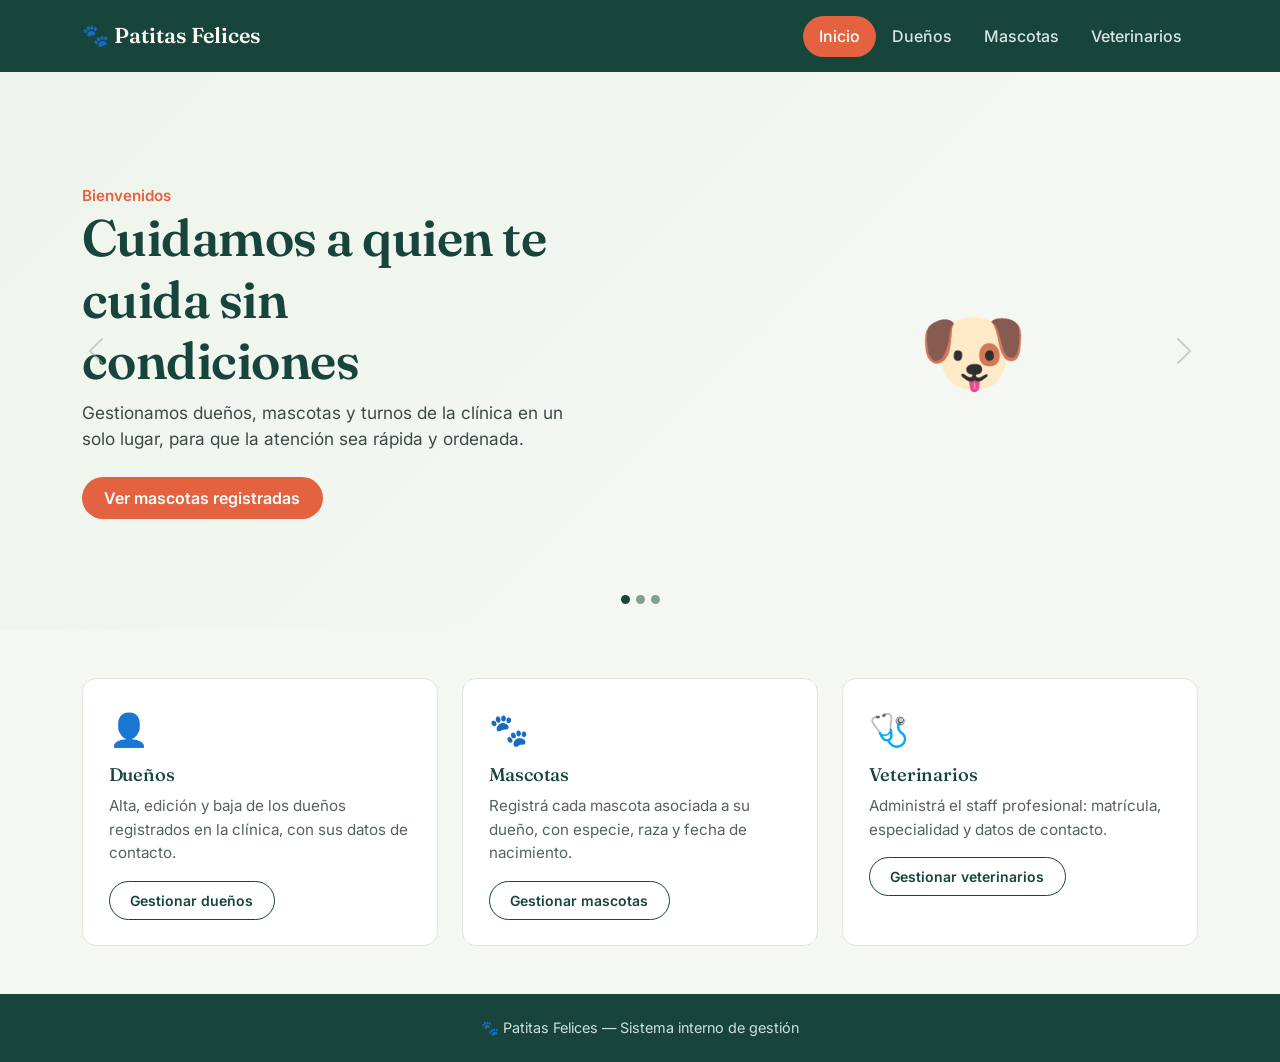
<file: frontend/index.html>
<!DOCTYPE html>
<html lang="es-AR">
<head>
    <meta charset="UTF-8">
    <meta name="viewport" content="width=device-width, initial-scale=1.0">
    <title>Patitas Felices — Clínica Veterinaria</title>

    <link href="https://cdn.jsdelivr.net/npm/bootstrap@5.3.3/dist/css/bootstrap.min.css" rel="stylesheet">
    <link href="estilo.css" rel="stylesheet">
</head>
<body>

<!-- ===== Navbar ===== -->
<nav class="navbar navbar-expand-lg pf-navbar">
    <div class="container">
        <a class="navbar-brand" href="index.html">🐾 Patitas Felices</a>
        <button class="navbar-toggler" type="button" data-bs-toggle="collapse" data-bs-target="#pfNav">
            <span class="navbar-toggler-icon"></span>
        </button>
        <div class="collapse navbar-collapse" id="pfNav">
            <ul class="navbar-nav ms-auto">
                <li class="nav-item"><a class="nav-link active" href="index.html">Inicio</a></li>
                <li class="nav-item"><a class="nav-link" href="duenios.html">Dueños</a></li>
                <li class="nav-item"><a class="nav-link" href="mascotas.html">Mascotas</a></li>
                <li class="nav-item"><a class="nav-link" href="veterinarios.html">Veterinarios</a></li>
            </ul>
        </div>
    </div>
</nav>

<!-- ===== Carrusel ===== -->
<div id="carruselHome" class="carousel slide" data-bs-ride="carousel">
    <div class="carousel-indicators">
        <button type="button" data-bs-target="#carruselHome" data-bs-slide-to="0" class="active"></button>
        <button type="button" data-bs-target="#carruselHome" data-bs-slide-to="1"></button>
        <button type="button" data-bs-target="#carruselHome" data-bs-slide-to="2"></button>
    </div>
    <div class="carousel-inner">

        <div class="carousel-item active">
            <div class="pf-hero-slide pf-slide-1">
                <div class="container">
                    <div class="row align-items-center">
                        <div class="col-lg-7">
                            <div class="eyebrow">Bienvenidos</div>
                            <h1>Cuidamos a quien te cuida sin condiciones</h1>
                            <p>Gestionamos dueños, mascotas y turnos de la clínica en un solo lugar, para que la atención sea rápida y ordenada.</p>
                            <a href="mascotas.html" class="btn btn-pf-primario mt-2">Ver mascotas registradas</a>
                        </div>
                        <div class="col-lg-5 text-center d-none d-lg-block">
                            <span class="pf-pata">🐶</span>
                        </div>
                    </div>
                </div>
            </div>
        </div>

        <div class="carousel-item">
            <div class="pf-hero-slide pf-slide-2">
                <div class="container">
                    <div class="row align-items-center">
                        <div class="col-lg-7">
                            <div class="eyebrow">Nuestro equipo</div>
                            <h1>Veterinarios con especialidades para cada consulta</h1>
                            <p>Desde clínica general hasta cirugía: asigná cada turno al profesional correcto según su especialidad y matrícula.</p>
                            <a href="veterinarios.html" class="btn btn-pf-primario mt-2">Ver veterinarios</a>
                        </div>
                        <div class="col-lg-5 text-center d-none d-lg-block">
                            <span class="pf-pata">🩺</span>
                        </div>
                    </div>
                </div>
            </div>
        </div>

        <div class="carousel-item">
            <div class="pf-hero-slide pf-slide-3">
                <div class="container">
                    <div class="row align-items-center">
                        <div class="col-lg-7">
                            <div class="eyebrow">Historia clínica</div>
                            <h1>Cada dueño, con sus mascotas siempre a mano</h1>
                            <p>Registrá nuevos dueños y consultá sus datos de contacto en segundos, sin planillas sueltas.</p>
                            <a href="duenios.html" class="btn btn-pf-primario mt-2">Ver dueños</a>
                        </div>
                        <div class="col-lg-5 text-center d-none d-lg-block">
                            <span class="pf-pata">🐾</span>
                        </div>
                    </div>
                </div>
            </div>
        </div>

    </div>
    <button class="carousel-control-prev" type="button" data-bs-target="#carruselHome" data-bs-slide="prev">
        <span class="carousel-control-prev-icon"></span>
    </button>
    <button class="carousel-control-next" type="button" data-bs-target="#carruselHome" data-bs-slide="next">
        <span class="carousel-control-next-icon"></span>
    </button>
</div>

<!-- ===== Accesos rápidos ===== -->
<div class="container my-5">
    <div class="row g-4">
        <div class="col-md-4">
            <div class="pf-servicio">
                <div class="icono">👤</div>
                <h3>Dueños</h3>
                <p>Alta, edición y baja de los dueños registrados en la clínica, con sus datos de contacto.</p>
                <a href="duenios.html" class="btn btn-pf-secundario btn-sm mt-3">Gestionar dueños</a>
            </div>
        </div>
        <div class="col-md-4">
            <div class="pf-servicio">
                <div class="icono">🐾</div>
                <h3>Mascotas</h3>
                <p>Registrá cada mascota asociada a su dueño, con especie, raza y fecha de nacimiento.</p>
                <a href="mascotas.html" class="btn btn-pf-secundario btn-sm mt-3">Gestionar mascotas</a>
            </div>
        </div>
        <div class="col-md-4">
            <div class="pf-servicio">
                <div class="icono">🩺</div>
                <h3>Veterinarios</h3>
                <p>Administrá el staff profesional: matrícula, especialidad y datos de contacto.</p>
                <a href="veterinarios.html" class="btn btn-pf-secundario btn-sm mt-3">Gestionar veterinarios</a>
            </div>
        </div>
    </div>
</div>

<footer class="pf-footer">
    <div class="container text-center">
        🐾 Patitas Felices — Sistema interno de gestión
    </div>
</footer>

<script src="https://cdn.jsdelivr.net/npm/bootstrap@5.3.3/dist/js/bootstrap.bundle.min.js"></script>
</body>
</html>
</file>
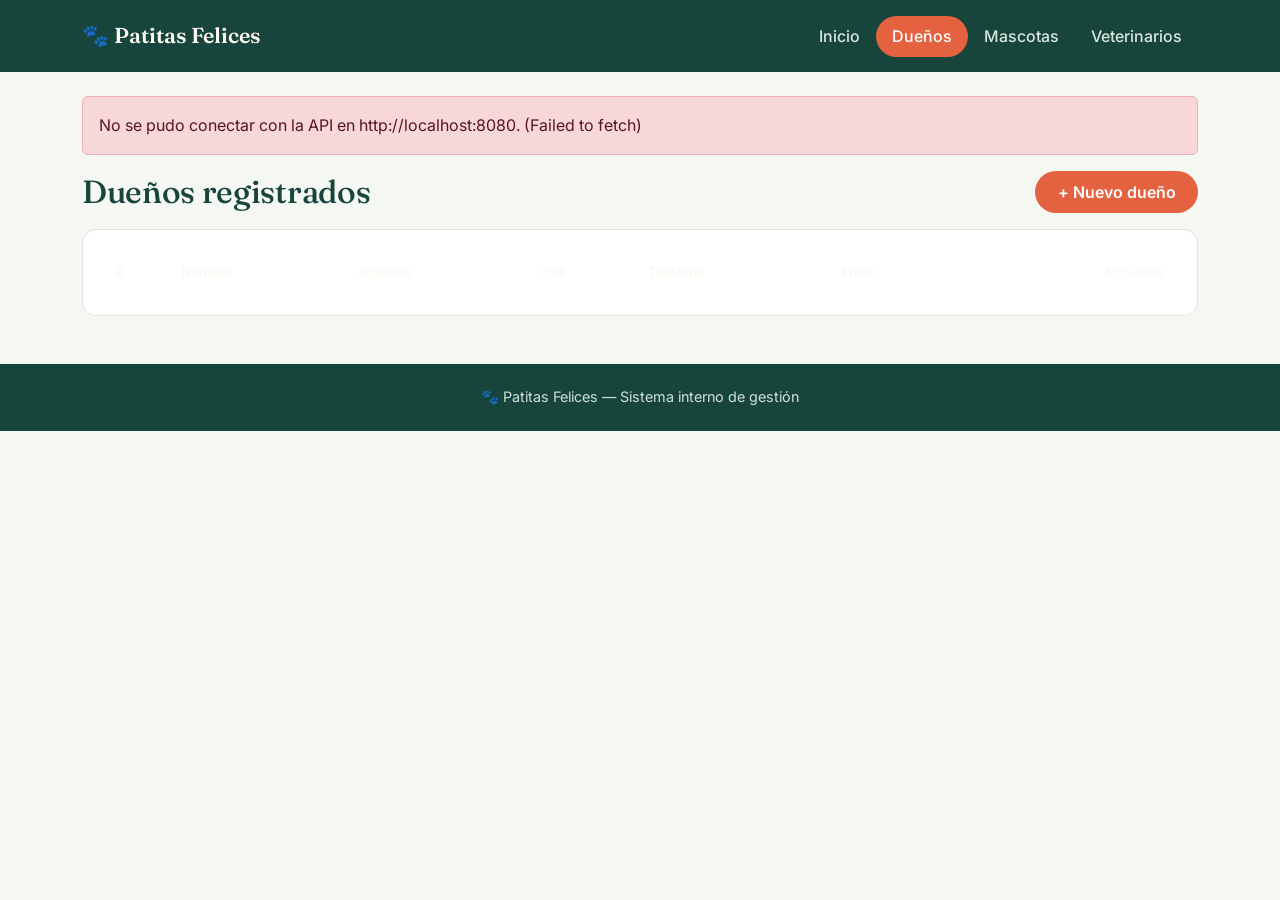
<file: frontend/Duenios.html>
<!DOCTYPE html>
<html lang="es-AR">
<head>
    <meta charset="UTF-8">
    <meta name="viewport" content="width=device-width, initial-scale=1.0">
    <title>Dueños — Patitas Felices</title>

    <link href="https://cdn.jsdelivr.net/npm/bootstrap@5.3.3/dist/css/bootstrap.min.css" rel="stylesheet">
    <link href="estilo.css" rel="stylesheet">
</head>
<body>

<!-- ===== Navbar ===== -->
<nav class="navbar navbar-expand-lg pf-navbar">
    <div class="container">
        <a class="navbar-brand" href="index.html">🐾 Patitas Felices</a>
        <button class="navbar-toggler" type="button" data-bs-toggle="collapse" data-bs-target="#pfNav">
            <span class="navbar-toggler-icon"></span>
        </button>
        <div class="collapse navbar-collapse" id="pfNav">
            <ul class="navbar-nav ms-auto">
                <li class="nav-item"><a class="nav-link" href="index.html">Inicio</a></li>
                <li class="nav-item"><a class="nav-link active" href="duenios.html">Dueños</a></li>
                <li class="nav-item"><a class="nav-link" href="mascotas.html">Mascotas</a></li>
                <li class="nav-item"><a class="nav-link" href="veterinarios.html">Veterinarios</a></li>
            </ul>
        </div>
    </div>
</nav>

<div class="container my-4">

    <div id="alerta" class="alert d-none" role="alert"></div>

    <div class="d-flex justify-content-between align-items-center mb-3">
        <h2 class="m-0">Dueños registrados</h2>
        <button type="button" class="btn btn-pf-primario" data-bs-toggle="modal" data-bs-target="#modalDuenio" onclick="abrirParaCrear()">
            + Nuevo dueño
        </button>
    </div>

    <div class="pf-panel">
        <div class="table-responsive">
            <table class="table table-hover align-middle mb-0">
                <thead>
                <tr>
                    <th>#</th>
                    <th>Nombre</th>
                    <th>Apellido</th>
                    <th>DNI</th>
                    <th>Teléfono</th>
                    <th>Email</th>
                    <th class="text-end">Acciones</th>
                </tr>
                </thead>
                <tbody id="tablaDuenios"></tbody>
            </table>
        </div>
        <p id="sinDatos" class="text-muted mt-3 mb-0 d-none">No hay dueños registrados todavía.</p>
    </div>
</div>

<!-- ===== Modal alta/edición ===== -->
<div class="modal fade" id="modalDuenio" tabindex="-1" aria-hidden="true">
    <div class="modal-dialog">
        <div class="modal-content">
            <form id="formDuenio">
                <div class="modal-header">
                    <h5 class="modal-title" id="tituloModal">Registrar nuevo dueño</h5>
                    <button type="button" class="btn-close" data-bs-dismiss="modal"></button>
                </div>
                <div class="modal-body">
                    <div id="errorForm" class="alert alert-danger d-none" role="alert"></div>
                    <input type="hidden" id="duenioId">

                    <div class="mb-3">
                        <label class="form-label">Nombre</label>
                        <input type="text" class="form-control" id="nombre" required>
                    </div>
                    <div class="mb-3">
                        <label class="form-label">Apellido</label>
                        <input type="text" class="form-control" id="apellido" required>
                    </div>
                    <div class="mb-3">
                        <label class="form-label">DNI</label>
                        <input type="text" class="form-control" id="cedula" placeholder="Entre 7 y 8 dígitos" required>
                    </div>
                    <div class="mb-3">
                        <label class="form-label">Teléfono</label>
                        <input type="number" class="form-control" id="telefono">
                    </div>
                    <div class="mb-3">
                        <label class="form-label">Email</label>
                        <input type="email" class="form-control" id="email" required>
                    </div>
                </div>
                <div class="modal-footer">
                    <button type="button" class="btn btn-pf-secundario" data-bs-dismiss="modal">Cancelar</button>
                    <button type="submit" class="btn btn-pf-primario" id="btnGuardar">Guardar</button>
                </div>
            </form>
        </div>
    </div>
</div>

<footer class="pf-footer">
    <div class="container text-center">🐾 Patitas Felices — Sistema interno de gestión</div>
</footer>

<script src="https://cdn.jsdelivr.net/npm/bootstrap@5.3.3/dist/js/bootstrap.bundle.min.js"></script>
<script>
    const API_BASE = "http://localhost:8080";
    const URL_DUENIOS = API_BASE + "/api/duenio";

    const tabla = document.getElementById("tablaDuenios");
    const sinDatos = document.getElementById("sinDatos");
    const alerta = document.getElementById("alerta");
    const errorForm = document.getElementById("errorForm");
    const form = document.getElementById("formDuenio");
    const modalEl = document.getElementById("modalDuenio");
    const modal = new bootstrap.Modal(modalEl);
    const tituloModal = document.getElementById("tituloModal");
    const btnGuardar = document.getElementById("btnGuardar");
    const campoId = document.getElementById("duenioId");

    function mostrarAlerta(mensaje, tipo) {
        alerta.textContent = mensaje;
        alerta.className = "alert alert-" + tipo;
    }

    function escapar(texto) {
        if (texto === null || texto === undefined) return "";
        return String(texto).replace(/&/g, "&amp;").replace(/</g, "&lt;").replace(/>/g, "&gt;");
    }

    async function cargarDuenios() {
        try {
            const respuesta = await fetch(URL_DUENIOS);
            if (!respuesta.ok) throw new Error("El servidor respondió " + respuesta.status);
            pintarTabla(await respuesta.json());
        } catch (error) {
            mostrarAlerta("No se pudo conectar con la API en " + API_BASE + ". (" + error.message + ")", "danger");
        }
    }

    function pintarTabla(duenios) {
        tabla.innerHTML = "";
        if (!duenios || duenios.length === 0) {
            sinDatos.classList.remove("d-none");
            return;
        }
        sinDatos.classList.add("d-none");
        duenios.forEach(d => {
            const fila = document.createElement("tr");
            fila.innerHTML =
                "<td>" + (d.id ?? "") + "</td>" +
                "<td>" + escapar(d.nombre) + "</td>" +
                "<td>" + escapar(d.apellido) + "</td>" +
                "<td>" + escapar(d.cedula) + "</td>" +
                "<td>" + (d.telefono ?? "") + "</td>" +
                "<td>" + escapar(d.email) + "</td>" +
                "<td class='text-end'>" +
                "  <button class='btn btn-pf-editar me-1' onclick='abrirParaEditar(" + d.id + ")'>Editar</button>" +
                "  <button class='btn btn-pf-eliminar' onclick='eliminarDuenio(" + d.id + ")'>Eliminar</button>" +
                "</td>";
            tabla.appendChild(fila);
        });
    }

    function abrirParaCrear() {
        form.reset();
        campoId.value = "";
        tituloModal.textContent = "Registrar nuevo dueño";
        btnGuardar.textContent = "Guardar";
        errorForm.classList.add("d-none");
    }

    async function abrirParaEditar(id) {
        try {
            const respuesta = await fetch(URL_DUENIOS + "/" + id);
            if (!respuesta.ok) throw new Error("No se pudo obtener el dueño");
            const d = await respuesta.json();

            campoId.value = d.id;
            document.getElementById("nombre").value = d.nombre ?? "";
            document.getElementById("apellido").value = d.apellido ?? "";
            document.getElementById("cedula").value = d.cedula ?? "";
            document.getElementById("telefono").value = d.telefono ?? "";
            document.getElementById("email").value = d.email ?? "";

            tituloModal.textContent = "Editar dueño";
            btnGuardar.textContent = "Guardar cambios";
            errorForm.classList.add("d-none");
            modal.show();
        } catch (error) {
            mostrarAlerta("No se pudo cargar el dueño para editar. (" + error.message + ")", "danger");
        }
    }

    async function eliminarDuenio(id) {
        if (!confirm("¿Eliminar este dueño? Esta acción no se puede deshacer.")) return;
        try {
            const respuesta = await fetch(URL_DUENIOS + "/" + id, { method: "DELETE" });
            if (respuesta.ok || respuesta.status === 204) {
                mostrarAlerta("Dueño eliminado correctamente.", "success");
                await cargarDuenios();
            } else {
                mostrarAlerta(await extraerMensajeError(respuesta), "danger");
            }
        } catch (error) {
            mostrarAlerta("Error de conexión al eliminar. (" + error.message + ")", "danger");
        }
    }

    form.addEventListener("submit", async (evento) => {
        evento.preventDefault();
        errorForm.classList.add("d-none");

        const telefonoValor = document.getElementById("telefono").value;
        const id = campoId.value;
        const cuerpo = {
            nombre: document.getElementById("nombre").value.trim(),
            apellido: document.getElementById("apellido").value.trim(),
            cedula: document.getElementById("cedula").value.trim(),
            telefono: telefonoValor ? Number(telefonoValor) : null,
            email: document.getElementById("email").value.trim()
        };

        try {
            const respuesta = await fetch(id ? URL_DUENIOS + "/" + id : URL_DUENIOS, {
                method: id ? "PUT" : "POST",
                headers: { "Content-Type": "application/json" },
                body: JSON.stringify(cuerpo)
            });

            if (respuesta.ok) {
                modal.hide();
                form.reset();
                mostrarAlerta(id ? "Dueño actualizado correctamente." : "Dueño creado correctamente.", "success");
                await cargarDuenios();
            } else {
                errorForm.textContent = await extraerMensajeError(respuesta);
                errorForm.classList.remove("d-none");
            }
        } catch (error) {
            errorForm.textContent = "Error de conexión con la API: " + error.message;
            errorForm.classList.remove("d-none");
        }
    });

    async function extraerMensajeError(respuesta) {
        const texto = await respuesta.text().catch(() => "");
        try {
            const cuerpo = JSON.parse(texto);
            if (cuerpo.message) return cuerpo.message;
            if (cuerpo.errors) return JSON.stringify(cuerpo.errors);
            return "Error " + respuesta.status + ": " + texto;
        } catch (e) {
            return texto || ("El servidor respondió con estado " + respuesta.status);
        }
    }

    document.addEventListener("DOMContentLoaded", cargarDuenios);
</script>
</body>
</html>
</file>
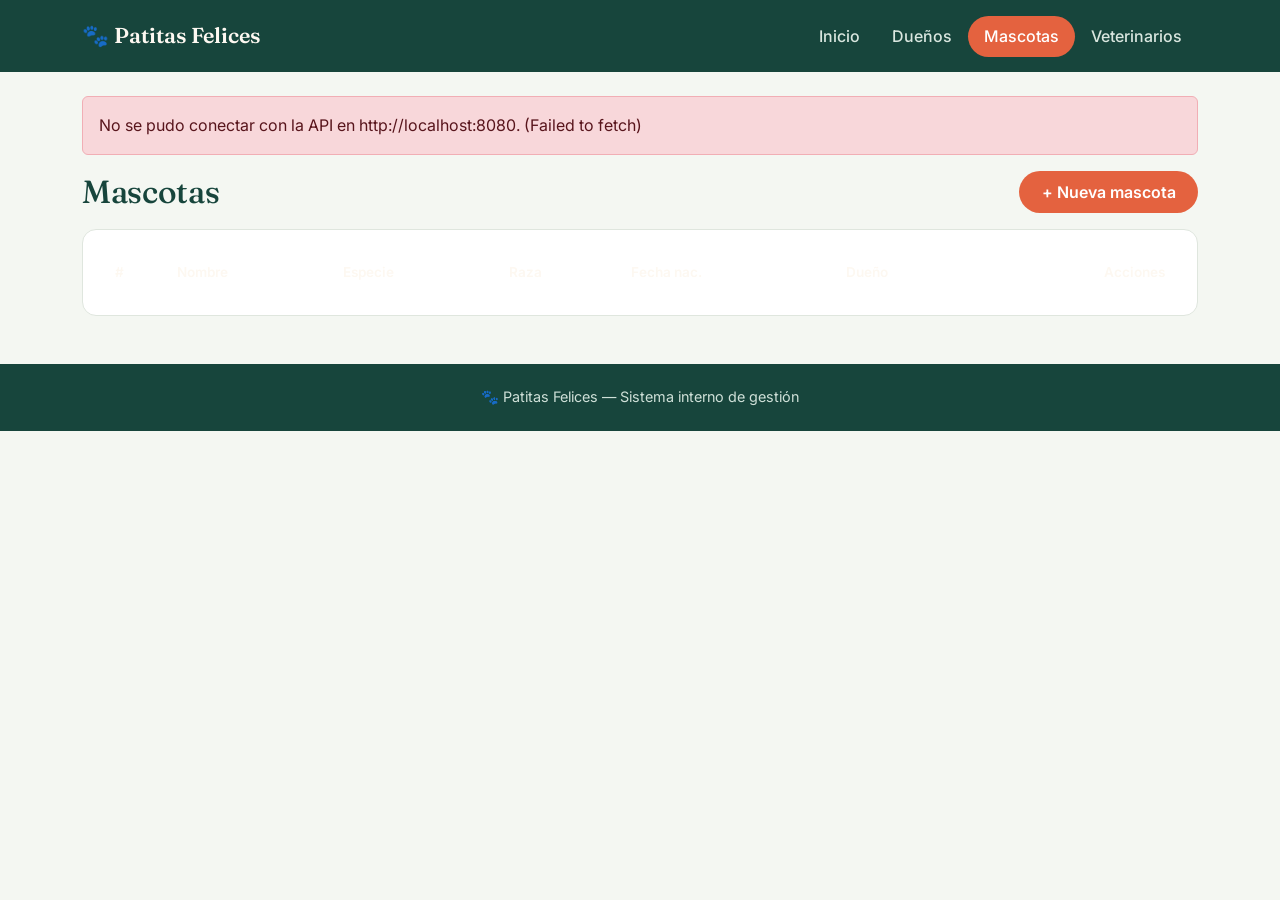
<file: frontend/Mascotas.html>
<!DOCTYPE html>
<html lang="es-AR">
<head>
    <meta charset="UTF-8">
    <meta name="viewport" content="width=device-width, initial-scale=1.0">
    <title>Mascotas — Patitas Felices</title>

    <link href="https://cdn.jsdelivr.net/npm/bootstrap@5.3.3/dist/css/bootstrap.min.css" rel="stylesheet">
    <link href="estilo.css" rel="stylesheet">
</head>
<body>

<nav class="navbar navbar-expand-lg pf-navbar">
    <div class="container">
        <a class="navbar-brand" href="index.html">🐾 Patitas Felices</a>
        <button class="navbar-toggler" type="button" data-bs-toggle="collapse" data-bs-target="#pfNav">
            <span class="navbar-toggler-icon"></span>
        </button>
        <div class="collapse navbar-collapse" id="pfNav">
            <ul class="navbar-nav ms-auto">
                <li class="nav-item"><a class="nav-link" href="index.html">Inicio</a></li>
                <li class="nav-item"><a class="nav-link" href="duenios.html">Dueños</a></li>
                <li class="nav-item"><a class="nav-link active" href="mascotas.html">Mascotas</a></li>
                <li class="nav-item"><a class="nav-link" href="veterinarios.html">Veterinarios</a></li>
            </ul>
        </div>
    </div>
</nav>

<div class="container my-4">

    <div id="alerta" class="alert d-none" role="alert"></div>

    <div class="d-flex justify-content-between align-items-center mb-3">
        <h2 class="m-0">Mascotas</h2>
        <button type="button" class="btn btn-pf-primario" data-bs-toggle="modal" data-bs-target="#modalMascota" onclick="abrirParaCrear()">
            + Nueva mascota
        </button>
    </div>

    <div class="pf-panel">
        <div class="table-responsive">
            <table class="table table-hover align-middle mb-0">
                <thead>
                <tr>
                    <th>#</th>
                    <th>Nombre</th>
                    <th>Especie</th>
                    <th>Raza</th>
                    <th>Fecha nac.</th>
                    <th>Dueño</th>
                    <th class="text-end">Acciones</th>
                </tr>
                </thead>
                <tbody id="tablaMascotas"></tbody>
            </table>
        </div>
        <p id="sinDatos" class="text-muted mt-3 mb-0 d-none">No hay mascotas registradas todavía.</p>
    </div>
</div>

<div class="modal fade" id="modalMascota" tabindex="-1" aria-hidden="true">
    <div class="modal-dialog">
        <div class="modal-content">
            <form id="formMascota">
                <div class="modal-header">
                    <h5 class="modal-title" id="tituloModal">Registrar nueva mascota</h5>
                    <button type="button" class="btn-close" data-bs-dismiss="modal"></button>
                </div>
                <div class="modal-body">
                    <div id="errorForm" class="alert alert-danger d-none" role="alert"></div>
                    <input type="hidden" id="mascotaId">

                    <div class="mb-3">
                        <label class="form-label">Nombre</label>
                        <input type="text" class="form-control" id="nombre" required>
                    </div>
                    <div class="mb-3">
                        <label class="form-label">Especie</label>
                        <input type="text" class="form-control" id="especie" placeholder="Perro, Gato, etc." required>
                    </div>
                    <div class="mb-3">
                        <label class="form-label">Raza</label>
                        <input type="text" class="form-control" id="raza">
                    </div>
                    <div class="mb-3">
                        <label class="form-label">Fecha de nacimiento</label>
                        <input type="date" class="form-control" id="fechaNacimiento">
                    </div>
                    <div class="mb-3">
                        <label class="form-label">Dueño</label>
                        <select class="form-select" id="idDuenio" required>
                            <option value="" disabled selected>Seleccioná un dueño...</option>
                        </select>
                    </div>
                </div>
                <div class="modal-footer">
                    <button type="button" class="btn btn-pf-secundario" data-bs-dismiss="modal">Cancelar</button>
                    <button type="submit" class="btn btn-pf-primario" id="btnGuardar">Guardar</button>
                </div>
            </form>
        </div>
    </div>
</div>

<footer class="pf-footer">
    <div class="container text-center">🐾 Patitas Felices — Sistema interno de gestión</div>
</footer>

<script src="https://cdn.jsdelivr.net/npm/bootstrap@5.3.3/dist/js/bootstrap.bundle.min.js"></script>
<script>
    const API_BASE = "http://localhost:8080";
    const URL_MASCOTAS = API_BASE + "/api/mascota";
    const URL_DUENIOS = API_BASE + "/api/duenio";

    const tabla = document.getElementById("tablaMascotas");
    const sinDatos = document.getElementById("sinDatos");
    const alerta = document.getElementById("alerta");
    const errorForm = document.getElementById("errorForm");
    const form = document.getElementById("formMascota");
    const modalEl = document.getElementById("modalMascota");
    const modal = new bootstrap.Modal(modalEl);
    const tituloModal = document.getElementById("tituloModal");
    const btnGuardar = document.getElementById("btnGuardar");
    const campoId = document.getElementById("mascotaId");
    const selectDuenio = document.getElementById("idDuenio");

    function mostrarAlerta(mensaje, tipo) {
        alerta.textContent = mensaje;
        alerta.className = "alert alert-" + tipo;
    }

    function escapar(texto) {
        if (texto === null || texto === undefined) return "";
        return String(texto).replace(/&/g, "&amp;").replace(/</g, "&lt;").replace(/>/g, "&gt;");
    }

    // ---- Carga el combo de dueños (para el <select>) ----
    async function cargarDuenosEnCombo() {
        try {
            const respuesta = await fetch(URL_DUENIOS);
            if (!respuesta.ok) throw new Error("No se pudieron cargar los dueños");
            const duenios = await respuesta.json();

            selectDuenio.innerHTML = '<option value="" disabled selected>Seleccioná un dueño...</option>';
            duenios.forEach(d => {
                const opcion = document.createElement("option");
                opcion.value = d.id;
                opcion.textContent = d.nombre + " " + d.apellido + " (DNI " + d.cedula + ")";
                selectDuenio.appendChild(opcion);
            });
        } catch (error) {
            mostrarAlerta("No se pudo cargar la lista de dueños para el combo. (" + error.message + ")", "danger");
        }
    }

    async function cargarMascotas() {
        try {
            const respuesta = await fetch(URL_MASCOTAS);
            if (!respuesta.ok) throw new Error("El servidor respondió " + respuesta.status);
            pintarTabla(await respuesta.json());
        } catch (error) {
            mostrarAlerta("No se pudo conectar con la API en " + API_BASE + ". (" + error.message + ")", "danger");
        }
    }

    function pintarTabla(mascotas) {
        tabla.innerHTML = "";
        if (!mascotas || mascotas.length === 0) {
            sinDatos.classList.remove("d-none");
            return;
        }
        sinDatos.classList.add("d-none");
        mascotas.forEach(m => {
            const fila = document.createElement("tr");
            fila.innerHTML =
                "<td>" + (m.id ?? "") + "</td>" +
                "<td>" + escapar(m.nombre) + "</td>" +
                "<td>" + escapar(m.especie) + "</td>" +
                "<td>" + escapar(m.raza) + "</td>" +
                "<td>" + (m.fechaNacimiento ?? "") + "</td>" +
                "<td>" + escapar(m.duenioNombre) + "</td>" +
                "<td class='text-end'>" +
                "  <button class='btn btn-pf-editar me-1' onclick='abrirParaEditar(" + m.id + ")'>Editar</button>" +
                "  <button class='btn btn-pf-eliminar' onclick='eliminarMascota(" + m.id + ")'>Eliminar</button>" +
                "</td>";
            tabla.appendChild(fila);
        });
    }

    function abrirParaCrear() {
        form.reset();
        campoId.value = "";
        selectDuenio.value = "";
        tituloModal.textContent = "Registrar nueva mascota";
        btnGuardar.textContent = "Guardar";
        errorForm.classList.add("d-none");
    }

    async function abrirParaEditar(id) {
        try {
            const respuesta = await fetch(URL_MASCOTAS + "/" + id);
            if (!respuesta.ok) throw new Error("No se pudo obtener la mascota");
            const m = await respuesta.json();

            campoId.value = m.id;
            document.getElementById("nombre").value = m.nombre ?? "";
            document.getElementById("especie").value = m.especie ?? "";
            document.getElementById("raza").value = m.raza ?? "";
            document.getElementById("fechaNacimiento").value = m.fechaNacimiento ?? "";
            selectDuenio.value = m.idDuenio ?? "";

            tituloModal.textContent = "Editar mascota";
            btnGuardar.textContent = "Guardar cambios";
            errorForm.classList.add("d-none");
            modal.show();
        } catch (error) {
            mostrarAlerta("No se pudo cargar la mascota para editar. (" + error.message + ")", "danger");
        }
    }

    async function eliminarMascota(id) {
        if (!confirm("¿Eliminar esta mascota? Esta acción no se puede deshacer.")) return;
        try {
            const respuesta = await fetch(URL_MASCOTAS + "/" + id, { method: "DELETE" });
            if (respuesta.ok || respuesta.status === 204) {
                mostrarAlerta("Mascota eliminada correctamente.", "success");
                await cargarMascotas();
            } else {
                mostrarAlerta(await extraerMensajeError(respuesta), "danger");
            }
        } catch (error) {
            mostrarAlerta("Error de conexión al eliminar. (" + error.message + ")", "danger");
        }
    }

    form.addEventListener("submit", async (evento) => {
        evento.preventDefault();
        errorForm.classList.add("d-none");

        const id = campoId.value;
        const fecha = document.getElementById("fechaNacimiento").value;
        const cuerpo = {
            nombre: document.getElementById("nombre").value.trim(),
            especie: document.getElementById("especie").value.trim(),
            raza: document.getElementById("raza").value.trim(),
            fechaNacimiento: fecha || null,
            idDuenio: selectDuenio.value ? Number(selectDuenio.value) : null
        };

        try {
            const respuesta = await fetch(id ? URL_MASCOTAS + "/" + id : URL_MASCOTAS, {
                method: id ? "PUT" : "POST",
                headers: { "Content-Type": "application/json" },
                body: JSON.stringify(cuerpo)
            });

            if (respuesta.ok) {
                modal.hide();
                form.reset();
                mostrarAlerta(id ? "Mascota actualizada correctamente." : "Mascota creada correctamente.", "success");
                await cargarMascotas();
            } else {
                errorForm.textContent = await extraerMensajeError(respuesta);
                errorForm.classList.remove("d-none");
            }
        } catch (error) {
            errorForm.textContent = "Error de conexión con la API: " + error.message;
            errorForm.classList.remove("d-none");
        }
    });

    async function extraerMensajeError(respuesta) {
    const texto = await respuesta.text().catch(() => "");
    try {
        const cuerpo = JSON.parse(texto);
        if (cuerpo.mensaje) return cuerpo.mensaje;
        if (cuerpo.message) return cuerpo.message;
        if (cuerpo.errors) return JSON.stringify(cuerpo.errors);
        return "Error " + respuesta.status + ": " + texto;
    } catch (e) {
        return texto || ("El servidor respondió con estado " + respuesta.status);
    }
}

    document.addEventListener("DOMContentLoaded", () => {
        cargarDuenosEnCombo();
        cargarMascotas();
    });
</script>
</body>
</html>
</file>
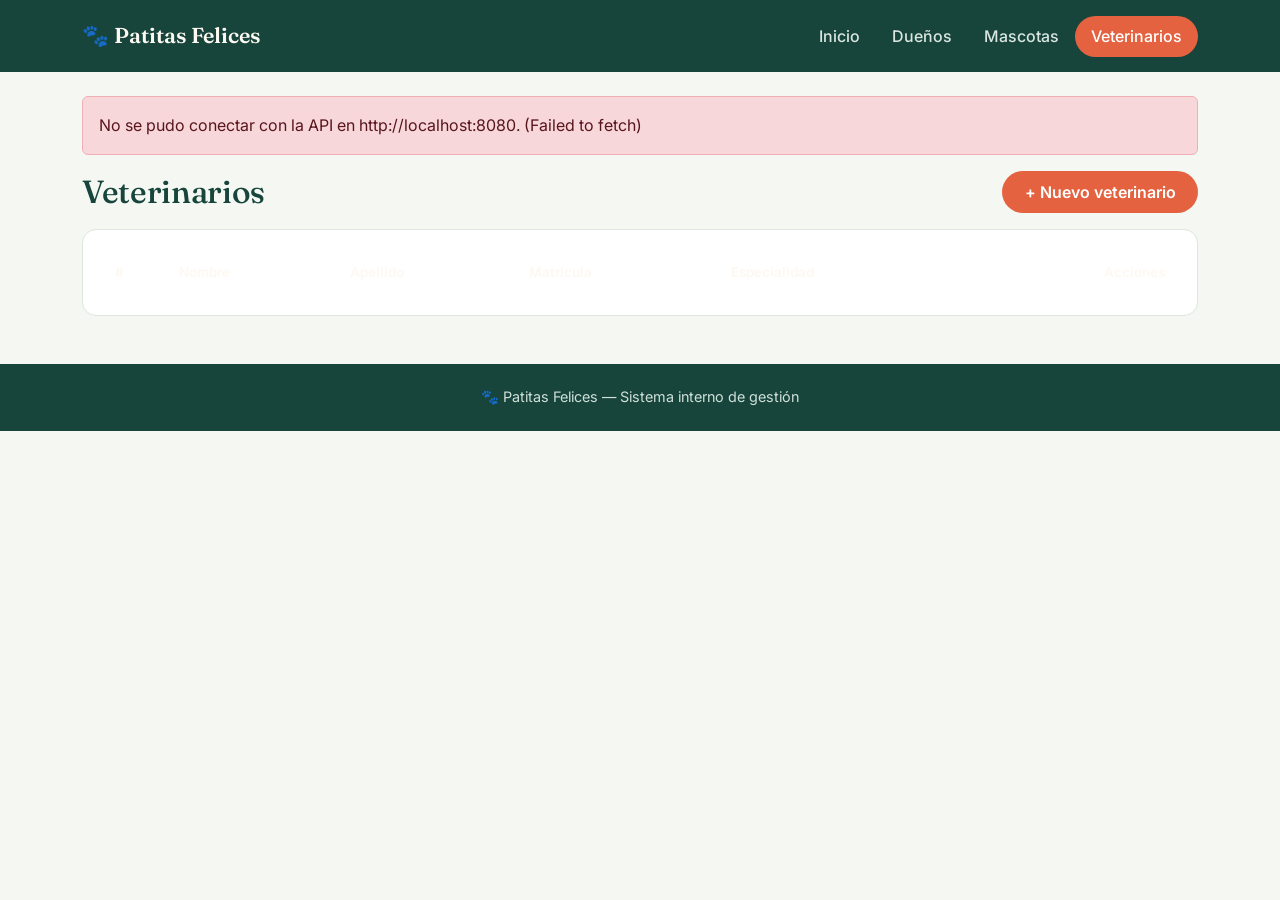
<file: frontend/Veterinarios.html>
<!DOCTYPE html>
<html lang="es-AR">
<head>
    <meta charset="UTF-8">
    <meta name="viewport" content="width=device-width, initial-scale=1.0">
    <title>Veterinarios — Patitas Felices</title>

    <link href="https://cdn.jsdelivr.net/npm/bootstrap@5.3.3/dist/css/bootstrap.min.css" rel="stylesheet">
    <link href="estilo.css" rel="stylesheet">
</head>
<body>

<nav class="navbar navbar-expand-lg pf-navbar">
    <div class="container">
        <a class="navbar-brand" href="index.html">🐾 Patitas Felices</a>
        <button class="navbar-toggler" type="button" data-bs-toggle="collapse" data-bs-target="#pfNav">
            <span class="navbar-toggler-icon"></span>
        </button>
        <div class="collapse navbar-collapse" id="pfNav">
            <ul class="navbar-nav ms-auto">
                <li class="nav-item"><a class="nav-link" href="index.html">Inicio</a></li>
                <li class="nav-item"><a class="nav-link" href="duenios.html">Dueños</a></li>
                <li class="nav-item"><a class="nav-link" href="mascotas.html">Mascotas</a></li>
                <li class="nav-item"><a class="nav-link active" href="veterinarios.html">Veterinarios</a></li>
            </ul>
        </div>
    </div>
</nav>

<div class="container my-4">

    <div id="alerta" class="alert d-none" role="alert"></div>

    <div class="d-flex justify-content-between align-items-center mb-3">
        <h2 class="m-0">Veterinarios</h2>
        <button type="button" class="btn btn-pf-primario" data-bs-toggle="modal" data-bs-target="#modalVeterinario" onclick="abrirParaCrear()">
            + Nuevo veterinario
        </button>
    </div>

    <div class="pf-panel">
        <div class="table-responsive">
            <table class="table table-hover align-middle mb-0">
                <thead>
                <tr>
                    <th>#</th>
                    <th>Nombre</th>
                    <th>Apellido</th>
                    <th>Matrícula</th>
                    <th>Especialidad</th>
                    <th class="text-end">Acciones</th>
                </tr>
                </thead>
                <tbody id="tablaVeterinarios"></tbody>
            </table>
        </div>
        <p id="sinDatos" class="text-muted mt-3 mb-0 d-none">No hay veterinarios registrados todavía.</p>
    </div>
</div>

<div class="modal fade" id="modalVeterinario" tabindex="-1" aria-hidden="true">
    <div class="modal-dialog">
        <div class="modal-content">
            <form id="formVeterinario">
                <div class="modal-header">
                    <h5 class="modal-title" id="tituloModal">Registrar nuevo veterinario</h5>
                    <button type="button" class="btn-close" data-bs-dismiss="modal"></button>
                </div>
                <div class="modal-body">
                    <div id="errorForm" class="alert alert-danger d-none" role="alert"></div>
                    <input type="hidden" id="veterinarioId">

                    <div class="mb-3">
                        <label class="form-label">Nombre</label>
                        <input type="text" class="form-control" id="nombre" required>
                    </div>
                    <div class="mb-3">
                        <label class="form-label">Apellido</label>
                        <input type="text" class="form-control" id="apellido" required>
                    </div>
                    <div class="mb-3">
                        <label class="form-label">Matrícula</label>
                        <input type="text" class="form-control" id="matricula" placeholder="Formato MP-1234" required>
                    </div>
                    <div class="mb-3">
                        <label class="form-label">Especialidad</label>
                        <input type="text" class="form-control" id="especialidad" required>
                    </div>
                </div>
                <div class="modal-footer">
                    <button type="button" class="btn btn-pf-secundario" data-bs-dismiss="modal">Cancelar</button>
                    <button type="submit" class="btn btn-pf-primario" id="btnGuardar">Guardar</button>
                </div>
            </form>
        </div>
    </div>
</div>

<footer class="pf-footer">
    <div class="container text-center">🐾 Patitas Felices — Sistema interno de gestión</div>
</footer>

<script src="https://cdn.jsdelivr.net/npm/bootstrap@5.3.3/dist/js/bootstrap.bundle.min.js"></script>
<script>
    const API_BASE = "http://localhost:8080";
    const URL_VETS = API_BASE + "/api/veterinario";

    const tabla = document.getElementById("tablaVeterinarios");
    const sinDatos = document.getElementById("sinDatos");
    const alerta = document.getElementById("alerta");
    const errorForm = document.getElementById("errorForm");
    const form = document.getElementById("formVeterinario");
    const modalEl = document.getElementById("modalVeterinario");
    const modal = new bootstrap.Modal(modalEl);
    const tituloModal = document.getElementById("tituloModal");
    const btnGuardar = document.getElementById("btnGuardar");
    const campoId = document.getElementById("veterinarioId");

    function mostrarAlerta(mensaje, tipo) {
        alerta.textContent = mensaje;
        alerta.className = "alert alert-" + tipo;
    }

    function escapar(texto) {
        if (texto === null || texto === undefined) return "";
        return String(texto).replace(/&/g, "&amp;").replace(/</g, "&lt;").replace(/>/g, "&gt;");
    }

    async function cargarVeterinarios() {
        try {
            const respuesta = await fetch(URL_VETS);
            if (!respuesta.ok) throw new Error("El servidor respondió " + respuesta.status);
            pintarTabla(await respuesta.json());
        } catch (error) {
            mostrarAlerta("No se pudo conectar con la API en " + API_BASE + ". (" + error.message + ")", "danger");
        }
    }

    function pintarTabla(vets) {
        tabla.innerHTML = "";
        if (!vets || vets.length === 0) {
            sinDatos.classList.remove("d-none");
            return;
        }
        sinDatos.classList.add("d-none");
        vets.forEach(v => {
            const fila = document.createElement("tr");
            fila.innerHTML =
                "<td>" + (v.id ?? "") + "</td>" +
                "<td>" + escapar(v.nombre) + "</td>" +
                "<td>" + escapar(v.apellido) + "</td>" +
                "<td>" + escapar(v.matricula) + "</td>" +
                "<td>" + escapar(v.especialidad) + "</td>" +
                "<td class='text-end'>" +
                "  <button class='btn btn-pf-editar me-1' onclick='abrirParaEditar(" + v.id + ")'>Editar</button>" +
                "  <button class='btn btn-pf-eliminar' onclick='eliminarVeterinario(" + v.id + ")'>Eliminar</button>" +
                "</td>";
            tabla.appendChild(fila);
        });
    }

    function abrirParaCrear() {
        form.reset();
        campoId.value = "";
        tituloModal.textContent = "Registrar nuevo veterinario";
        btnGuardar.textContent = "Guardar";
        errorForm.classList.add("d-none");
    }

    async function abrirParaEditar(id) {
        try {
            const respuesta = await fetch(URL_VETS + "/" + id);
            if (!respuesta.ok) throw new Error("No se pudo obtener el veterinario");
            const v = await respuesta.json();

            campoId.value = v.id;
            document.getElementById("nombre").value = v.nombre ?? "";
            document.getElementById("apellido").value = v.apellido ?? "";
            document.getElementById("matricula").value = v.matricula ?? "";
            document.getElementById("especialidad").value = v.especialidad ?? "";

            tituloModal.textContent = "Editar veterinario";
            btnGuardar.textContent = "Guardar cambios";
            errorForm.classList.add("d-none");
            modal.show();
        } catch (error) {
            mostrarAlerta("No se pudo cargar el veterinario para editar. (" + error.message + ")", "danger");
        }
    }

    async function eliminarVeterinario(id) {
        if (!confirm("¿Eliminar este veterinario? Esta acción no se puede deshacer.")) return;
        try {
            const respuesta = await fetch(URL_VETS + "/" + id, { method: "DELETE" });
            if (respuesta.ok || respuesta.status === 204) {
                mostrarAlerta("Veterinario eliminado correctamente.", "success");
                await cargarVeterinarios();
            } else {
                mostrarAlerta(await extraerMensajeError(respuesta), "danger");
            }
        } catch (error) {
            mostrarAlerta("Error de conexión al eliminar. (" + error.message + ")", "danger");
        }
    }

    form.addEventListener("submit", async (evento) => {
        evento.preventDefault();
        errorForm.classList.add("d-none");

        const id = campoId.value;
        const cuerpo = {
            nombre: document.getElementById("nombre").value.trim(),
            apellido: document.getElementById("apellido").value.trim(),
            matricula: document.getElementById("matricula").value.trim(),
            especialidad: document.getElementById("especialidad").value.trim()
        };

        try {
            const respuesta = await fetch(id ? URL_VETS + "/" + id : URL_VETS, {
                method: id ? "PUT" : "POST",
                headers: { "Content-Type": "application/json" },
                body: JSON.stringify(cuerpo)
            });

            if (respuesta.ok) {
                modal.hide();
                form.reset();
                mostrarAlerta(id ? "Veterinario actualizado correctamente." : "Veterinario creado correctamente.", "success");
                await cargarVeterinarios();
            } else {
                errorForm.textContent = await extraerMensajeError(respuesta);
                errorForm.classList.remove("d-none");
            }
        } catch (error) {
            errorForm.textContent = "Error de conexión con la API: " + error.message;
            errorForm.classList.remove("d-none");
        }
    });

    async function extraerMensajeError(respuesta) {
        const texto = await respuesta.text().catch(() => "");
        try {
            const cuerpo = JSON.parse(texto);
            if (cuerpo.message) return cuerpo.message;
            if (cuerpo.errors) return JSON.stringify(cuerpo.errors);
            return "Error " + respuesta.status + ": " + texto;
        } catch (e) {
            return texto || ("El servidor respondió con estado " + respuesta.status);
        }
    }

    document.addEventListener("DOMContentLoaded", cargarVeterinarios);
</script>
</body>
</html>
</file>
<file: frontend/estilo.css>
/* ============================================================
   Patitas Felices — hoja de estilos compartida
   Paleta propia (no el azul/gris por defecto de Bootstrap)
   ============================================================ */

@import url('https://fonts.googleapis.com/css2?family=Fraunces:ital,opsz,wght@0,9..144,400;0,9..144,600;0,9..144,700;1,9..144,500&family=Inter:wght@400;500;600;700&display=swap');

:root {
  --pf-tinta: #16241f;
  --pf-fondo: #f4f7f2;
  --pf-panel: #ffffff;
  --pf-teal: #17453c;
  --pf-teal-suave: #245c50;
  --pf-coral: #e4623f;
  --pf-coral-suave: #f3ceb9;
  --pf-oro: #e2a54a;
  --pf-linea: #dfe6de;
  --radio: 14px;
}

* { box-sizing: border-box; }

body {
  background: var(--pf-fondo);
  color: var(--pf-tinta);
  font-family: 'Inter', system-ui, sans-serif;
  font-size: 16px;
  line-height: 1.55;
}

h1, h2, h3, h4, .pf-serif {
  font-family: 'Fraunces', Georgia, serif;
  color: var(--pf-teal);
  letter-spacing: -0.01em;
}

a { color: var(--pf-teal-suave); }
a:hover { color: var(--pf-coral); }

/* ---------- Navbar ---------- */
.pf-navbar {
  background: var(--pf-teal);
  padding: 0.9rem 0;
}
.pf-navbar .navbar-brand {
  font-family: 'Fraunces', serif;
  font-weight: 600;
  font-size: 1.35rem;
  color: #fdf8f1 !important;
  display: flex;
  align-items: center;
  gap: 0.55rem;
}
.pf-navbar .nav-link {
  color: #d9e6df !important;
  font-weight: 500;
  padding: 0.5rem 1rem !important;
  border-radius: 999px;
  transition: background 0.15s ease, color 0.15s ease;
}
.pf-navbar .nav-link:hover { background: rgba(255,255,255,0.08); color: #fff !important; }
.pf-navbar .nav-link.active { background: var(--pf-coral); color: #fff !important; }

/* ---------- Botones ---------- */
.btn-pf-primario {
  background: var(--pf-coral);
  border: none;
  color: #fff;
  font-weight: 600;
  border-radius: 999px;
  padding: 0.55rem 1.4rem;
  transition: transform 0.12s ease, box-shadow 0.12s ease;
}
.btn-pf-primario:hover {
  background: #d9552f;
  color: #fff;
  transform: translateY(-1px);
  box-shadow: 0 6px 16px rgba(228, 98, 63, 0.3);
}
.btn-pf-secundario {
  background: transparent;
  border: 1.5px solid var(--pf-teal);
  color: var(--pf-teal);
  font-weight: 600;
  border-radius: 999px;
  padding: 0.5rem 1.3rem;
}
.btn-pf-secundario:hover { background: var(--pf-teal); color: #fff; }

.btn-pf-editar {
  border: 1.5px solid var(--pf-oro);
  color: #8a5f14;
  background: #fdf3e2;
  border-radius: 999px;
  font-size: 0.85rem;
  padding: 0.3rem 0.85rem;
  font-weight: 600;
}
.btn-pf-editar:hover { background: var(--pf-oro); color: #fff; }

.btn-pf-eliminar {
  border: 1.5px solid #d9695a;
  color: #b23a2b;
  background: #fbe9e6;
  border-radius: 999px;
  font-size: 0.85rem;
  padding: 0.3rem 0.85rem;
  font-weight: 600;
}
.btn-pf-eliminar:hover { background: #d9695a; color: #fff; }

/* ---------- Carrusel Home ---------- */
.pf-hero-slide {
  min-height: 62vh;
  display: flex;
  align-items: center;
  padding: 3rem 0;
}
.pf-hero-slide .eyebrow {
  color: var(--pf-coral);
  font-weight: 600;
  font-size: 0.95rem;
}
.pf-hero-slide h1 {
  font-size: clamp(2.1rem, 4vw, 3.2rem);
  font-weight: 600;
  max-width: 14ch;
}
.pf-hero-slide p {
  max-width: 46ch;
  font-size: 1.08rem;
  color: #3c4a44;
}
.pf-slide-1 { background: linear-gradient(135deg, #eef4ec 0%, #f4f7f2 60%); }
.pf-slide-2 { background: linear-gradient(135deg, #fbeee3 0%, #f4f7f2 60%); }
.pf-slide-3 { background: linear-gradient(135deg, #eaf1f0 0%, #f4f7f2 60%); }

.pf-pata {
  font-size: 5.5rem;
  line-height: 1;
}

.carousel-indicators [data-bs-target] {
  background-color: var(--pf-teal);
  width: 9px; height: 9px; border-radius: 50%;
}
.carousel-control-prev-icon, .carousel-control-next-icon { filter: invert(0.35); }

/* ---------- Tarjetas de servicios en Home ---------- */
.pf-servicio {
  background: var(--pf-panel);
  border: 1px solid var(--pf-linea);
  border-radius: var(--radio);
  padding: 1.6rem;
  height: 100%;
}
.pf-servicio .icono { font-size: 2rem; }
.pf-servicio h3 { font-size: 1.15rem; margin-top: 0.6rem; }
.pf-servicio p { color: #55635c; margin-bottom: 0; font-size: 0.95rem; }

/* ---------- Tablas ---------- */
.pf-panel {
  background: var(--pf-panel);
  border: 1px solid var(--pf-linea);
  border-radius: var(--radio);
  padding: 1.5rem;
}
.table thead {
  background: var(--pf-teal);
}
.table thead th {
  color: #fdf8f1;
  font-weight: 600;
  border: none;
  font-size: 0.85rem;
  text-transform: none;
}
.table td, .table th { vertical-align: middle; }
.table-hover tbody tr:hover { background: #f2f6f0; }

/* ---------- Modales ---------- */
.modal-content { border-radius: var(--radio); border: none; }
.modal-header { border-bottom: 1px solid var(--pf-linea); }
.modal-footer { border-top: 1px solid var(--pf-linea); }
.form-label { font-weight: 600; color: var(--pf-teal); font-size: 0.9rem; }
.form-control:focus, .form-select:focus {
  border-color: var(--pf-teal-suave);
  box-shadow: 0 0 0 0.2rem rgba(36, 92, 80, 0.15);
}

footer.pf-footer {
  background: var(--pf-teal);
  color: #cfe0d8;
  padding: 1.4rem 0;
  margin-top: 3rem;
  font-size: 0.9rem;
}
</file>
